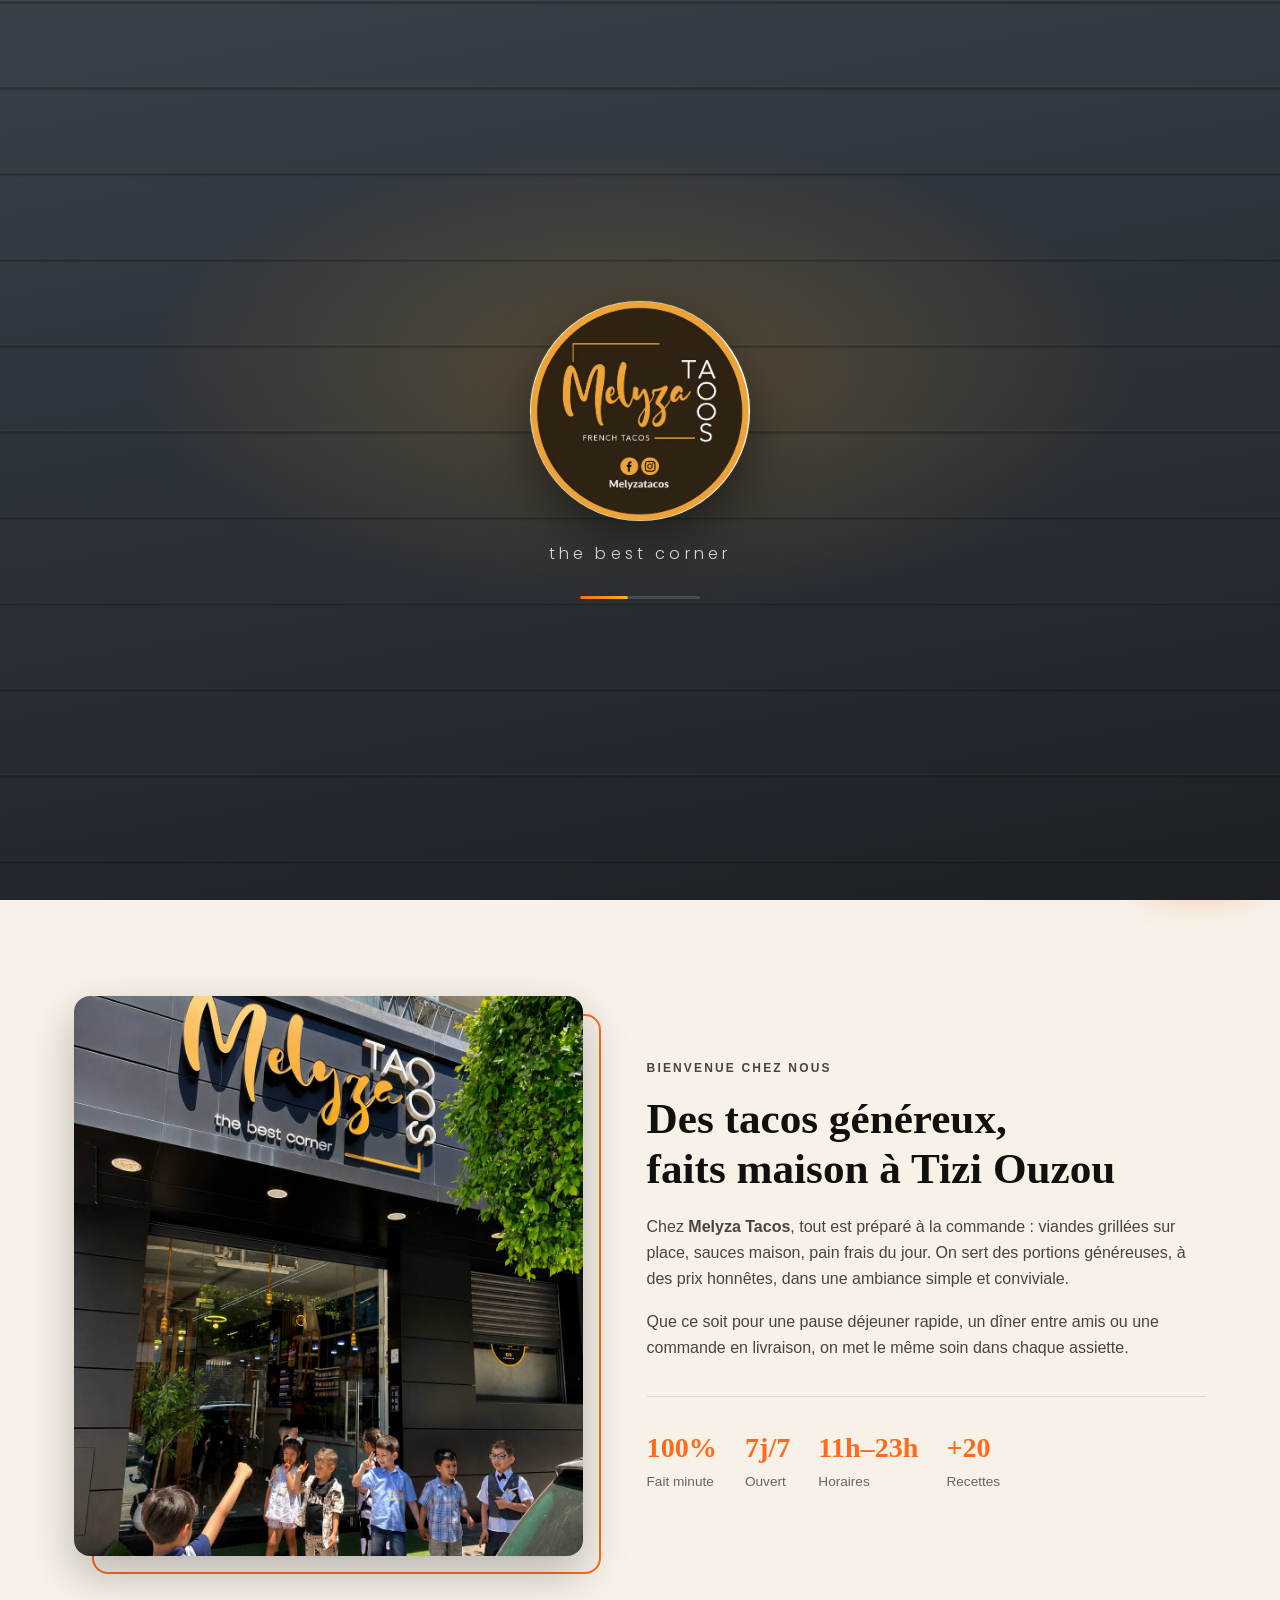
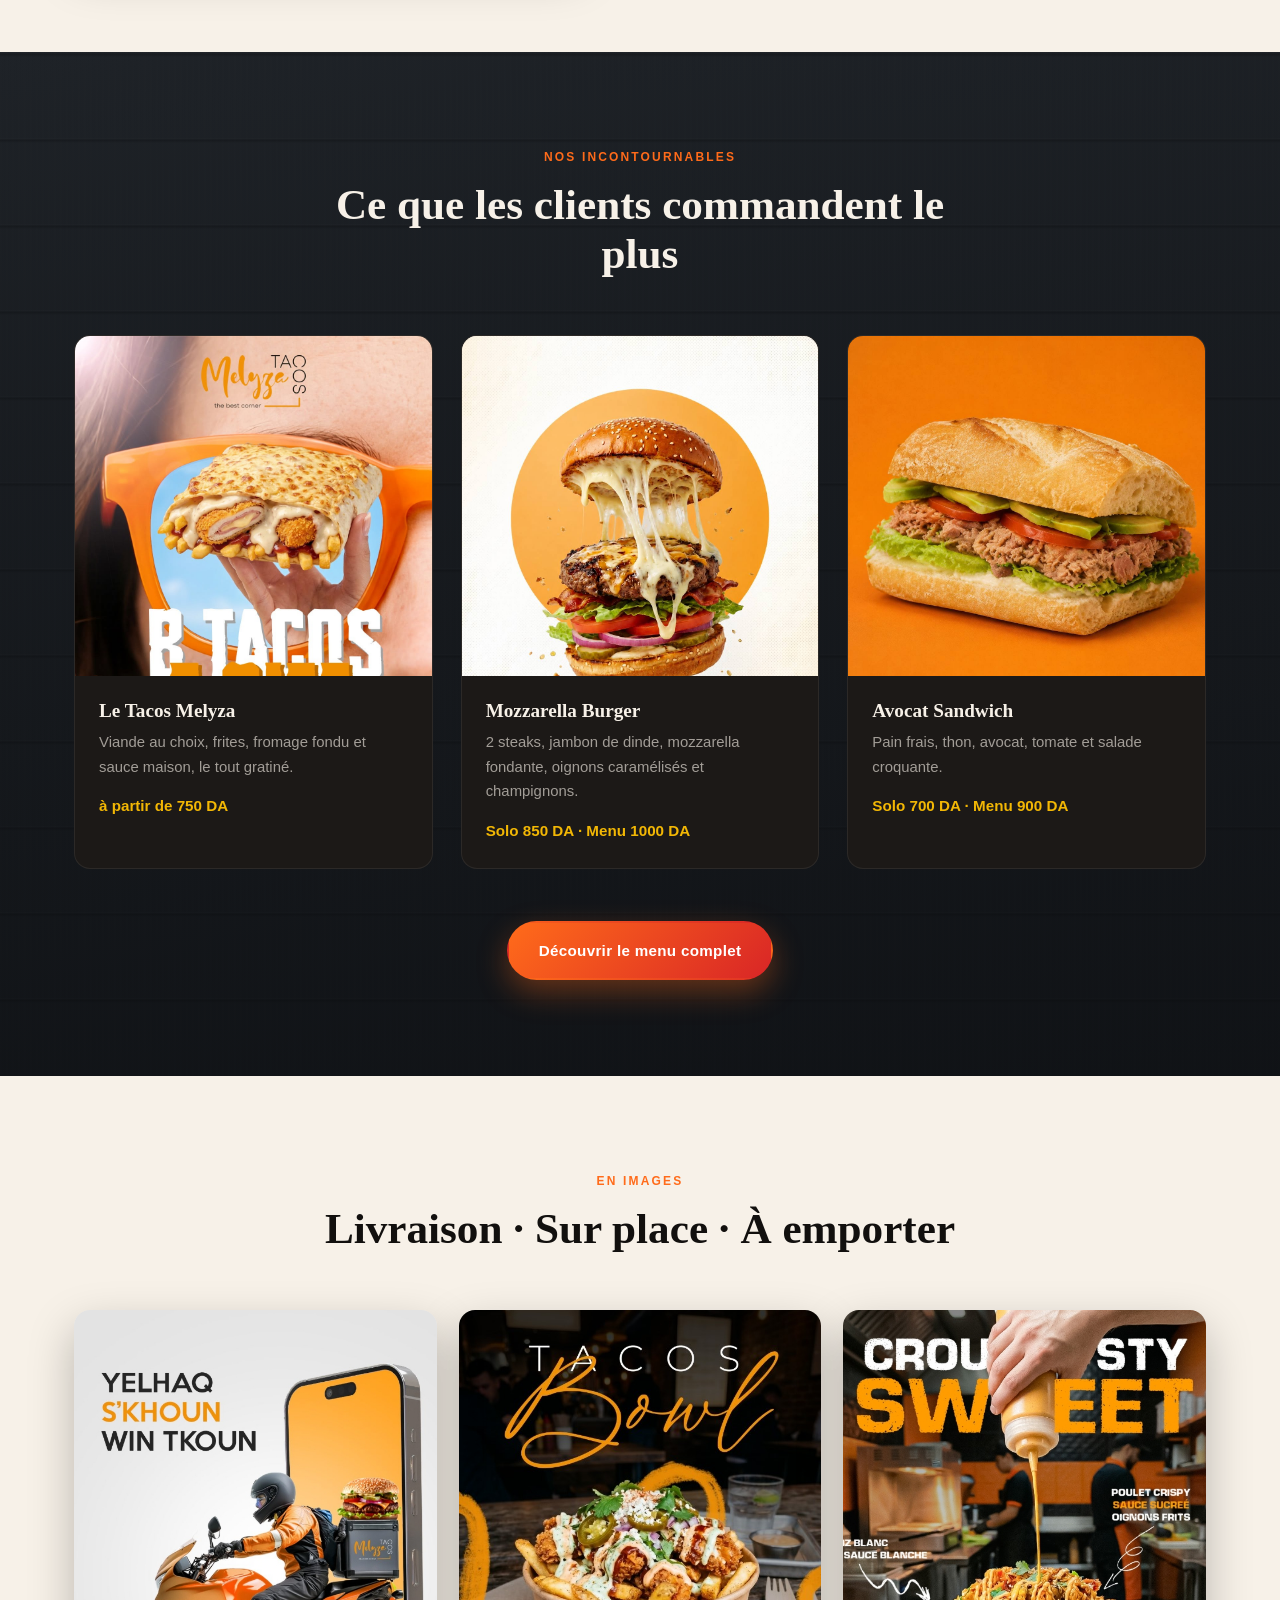
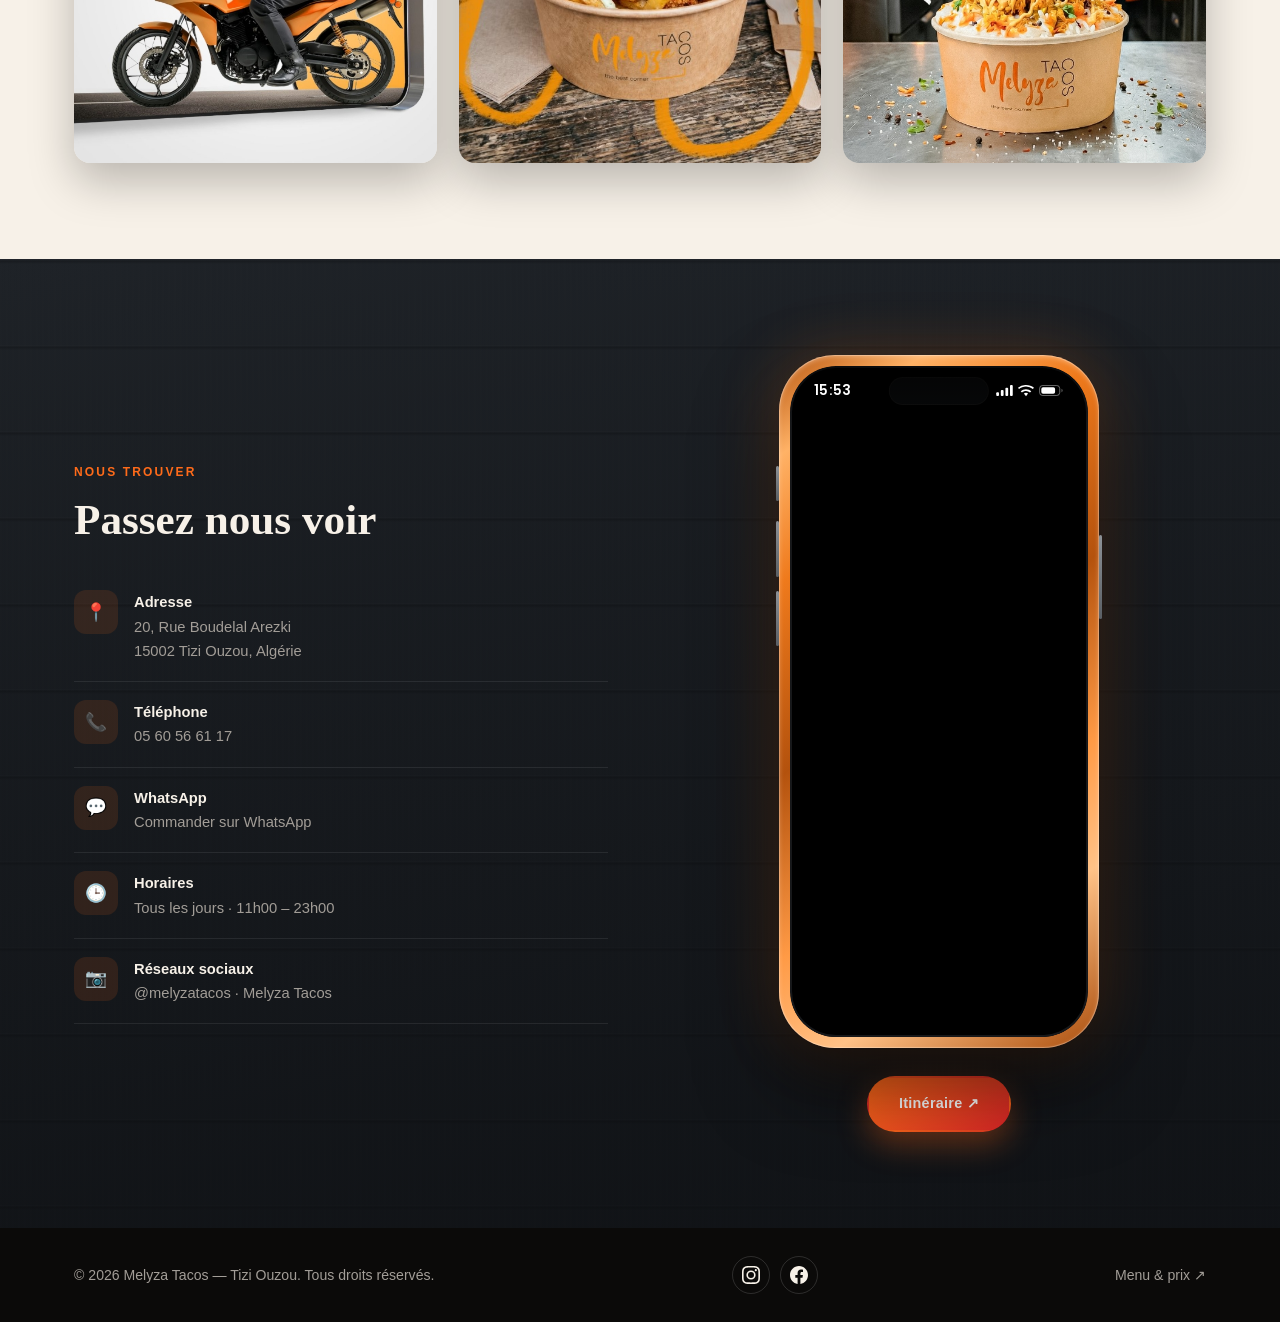
<file: index.html>
<!DOCTYPE html>
<html lang="fr">
<head>
  <meta charset="UTF-8" />
  <meta name="viewport" content="width=device-width, initial-scale=1.0, viewport-fit=cover" />
  <meta name="google-site-verification" content="4nA62mVxDcDIM3bIUqdWCvmlYPbk4pXf70CkCKeEwYs" />
  <title>Melyza Tacos Tizi Ouzou — Tacos, Burgers &amp; Livraison</title>
  <meta name="description" content="Melyza Tacos, le meilleur restaurant de tacos et burgers à Tizi Ouzou. French tacos, burgers, salades et desserts. Sur place, à emporter et livraison. Commandez sur WhatsApp !" />
  <meta name="keywords" content="tacos tizi ouzou, melyza tacos, restaurant tizi ouzou, french tacos, burger tizi ouzou, fast food tizi ouzou, livraison tacos, meliza tacos" />
  <link rel="canonical" href="https://melyzatacos.online/" />

  <!-- Partage sur les réseaux (Facebook, WhatsApp, Instagram) -->
  <meta property="og:type" content="restaurant" />
  <meta property="og:title" content="Melyza Tacos — Tizi Ouzou" />
  <meta property="og:description" content="Le meilleur des tacos et burgers à Tizi Ouzou. Commandez directement sur WhatsApp !" />
  <meta property="og:image" content="https://melyzatacos.online/images/menu-tacos.jpg" />
  <meta property="og:url" content="https://melyzatacos.online/" />
  <meta property="og:site_name" content="Melyza Tacos" />
  <meta property="og:locale" content="fr_FR" />
  <meta name="twitter:card" content="summary_large_image" />
  <meta name="twitter:title" content="Melyza Tacos — Tizi Ouzou" />
  <meta name="twitter:description" content="Le meilleur des tacos et burgers à Tizi Ouzou. Commandez sur WhatsApp !" />
  <meta name="twitter:image" content="https://melyzatacos.online/images/menu-tacos.jpg" />

  <!-- Application installable (PWA) -->
  <link rel="manifest" href="manifest.webmanifest" />
  <meta name="theme-color" content="#12100e" />
  <link rel="apple-touch-icon" href="images/icons/apple-touch-icon.png" />
  <meta name="apple-mobile-web-app-capable" content="yes" />
  <meta name="apple-mobile-web-app-status-bar-style" content="black" />
  <meta name="apple-mobile-web-app-title" content="Melyza Tacos" />
  <meta name="mobile-web-app-capable" content="yes" />

  <!-- Polices de l'enseigne : Pacifico = script "Melyza", Poppins = "TACOS" et le slogan -->
  <link rel="preconnect" href="https://fonts.googleapis.com" />
  <link rel="preconnect" href="https://fonts.gstatic.com" crossorigin />
  <link href="https://fonts.googleapis.com/css2?family=Pacifico&family=Poppins:wght@200;300;400;600&display=swap" rel="stylesheet" />

  <link rel="stylesheet" href="css/style.css" />

  <!-- Données structurées : aide Google à comprendre le restaurant -->
  <script type="application/ld+json">
  {
    "@context": "https://schema.org",
    "@type": "Restaurant",
    "name": "Melyza Tacos",
    "image": "https://melyzatacos.online/images/menu-tacos.jpg",
    "logo": "https://melyzatacos.online/images/logo.png",
    "url": "https://melyzatacos.online/",
    "telephone": "+213560566117",
    "servesCuisine": ["Tacos", "Fast food", "Burgers", "French tacos"],
    "priceRange": "DZD",
    "menu": "https://melyzatacos.online/menu.html",
    "acceptsReservations": "False",
    "address": {
      "@type": "PostalAddress",
      "streetAddress": "20, Rue Boudelal Arezki",
      "addressLocality": "Tizi Ouzou",
      "postalCode": "15002",
      "addressCountry": "DZ"
    },
    "geo": {
      "@type": "GeoCoordinates",
      "latitude": 36.713198,
      "longitude": 4.043767
    },
    "openingHoursSpecification": [{
      "@type": "OpeningHoursSpecification",
      "dayOfWeek": ["Monday","Tuesday","Wednesday","Thursday","Friday","Saturday","Sunday"],
      "opens": "11:00",
      "closes": "23:00"
    }],
    "sameAs": [
      "https://www.instagram.com/melyzatacos/",
      "https://www.facebook.com/MelyzaTacos"
    ]
  }
  </script>
</head>
<body>

  <!-- ===== INTRO / ÉCRAN D'OUVERTURE ===== -->
  <div class="intro" id="intro">
    <div class="intro__inner">
      <img src="images/logo.png" alt="Melyza Tacos" class="intro__logo" />
      <p class="intro__slogan">the best corner</p>
      <span class="intro__load"><i></i></span>
    </div>
  </div>

  <!-- ===== NAVIGATION ===== -->
  <header class="nav" id="nav">
    <div class="nav__inner">
      <a href="index.html" class="nav__logo">
        <img src="images/logo.png" alt="Logo Melyza Tacos" class="nav__logo-mark" />
        <span class="nav__logo-text">
          <span class="script">Melyza</span><span class="sans">Tacos</span>
        </span>
      </a>

      <nav class="nav__links" id="navLinks">
        <a href="#accueil">Accueil</a>
        <a href="#apropos">À propos</a>
        <a href="#galerie">Galerie</a>
        <a href="#contact">Contact</a>
        <button id="installApp" class="btn btn--sm btn--install" hidden>⬇ Installer l'app</button>
        <a href="menu.html" target="_blank" rel="noopener" class="btn btn--sm">Voir le menu</a>
      </nav>

      <button class="nav__burger" id="burger" aria-label="Ouvrir le menu">
        <span></span><span></span><span></span>
      </button>
    </div>
  </header>

  <!-- ===== BANNIÈRE / HERO ===== -->
  <section class="hero" id="accueil">
    <div class="hero__bg"></div>
    <div class="hero__overlay"></div>

    <div class="hero__content">
      <p class="hero__kicker">Tizi Ouzou · Algérie</p>
      <div class="hero__row">
        <div class="brand">
        <h1 class="hero__title">
          <span class="script">Melyza</span><span class="sans" aria-label="Tacos">
            <span class="sans__top">TAC</span>
            <span class="sans__side" aria-hidden="true">OS</span>
          </span>
        </h1>
        <p class="hero__slogan">the best corner</p>
        <span class="brand__bracket" aria-hidden="true"></span>
        </div>

        <img src="images/burger-cutout.png" alt="Mozzarella Burger Melyza" class="hero__food hero__food--burger" />
      </div>
      <p class="hero__tagline">Le goût qui fait la différence — tacos, burgers &amp; sandwichs préparés minute.</p>

      <div class="hero__actions">
        <a href="https://wa.me/213560566117?text=Bonjour%20Melyza%20Tacos%2C%20je%20voudrais%20passer%20une%20commande%20%3A"
           target="_blank" rel="noopener" class="btn btn--whatsapp">
          <svg viewBox="0 0 24 24" width="20" height="20" fill="currentColor" aria-hidden="true">
            <path d="M17.5 14.4c-.3-.15-1.77-.87-2.04-.97-.27-.1-.47-.15-.67.15-.2.3-.77.97-.94 1.17-.17.2-.35.22-.65.07-.3-.15-1.26-.46-2.4-1.48-.89-.79-1.49-1.77-1.66-2.07-.17-.3-.02-.46.13-.61.13-.13.3-.35.45-.52.15-.17.2-.3.3-.5.1-.2.05-.37-.02-.52-.08-.15-.67-1.62-.92-2.22-.24-.58-.49-.5-.67-.51l-.57-.01c-.2 0-.52.07-.8.37-.27.3-1.04 1.02-1.04 2.48 0 1.46 1.07 2.87 1.22 3.07.15.2 2.1 3.2 5.08 4.49.71.31 1.26.49 1.69.62.71.23 1.36.2 1.87.12.57-.08 1.77-.72 2.02-1.42.25-.7.25-1.29.17-1.42-.07-.13-.27-.2-.57-.35zM12.05 21.5h-.01a9.5 9.5 0 0 1-4.83-1.32l-.35-.2-3.59.94.96-3.5-.23-.36a9.45 9.45 0 0 1-1.45-5.04c0-5.23 4.26-9.48 9.5-9.48 2.54 0 4.92.99 6.71 2.78a9.4 9.4 0 0 1 2.78 6.71c0 5.23-4.26 9.48-9.5 9.48zm5.53-15A11.36 11.36 0 0 0 12.05.68C5.8.68.72 5.76.72 12a11.3 11.3 0 0 0 1.51 5.67L.6 23.6l6.07-1.59a11.34 11.34 0 0 0 5.38 1.37h.01c6.24 0 11.32-5.08 11.33-11.32a11.26 11.26 0 0 0-3.31-8z"/>
          </svg>
          Commander sur WhatsApp
        </a>
        <a href="menu.html" target="_blank" rel="noopener" class="btn btn--primary">
          Voir le menu &amp; les prix
        </a>
        <a href="tel:+213560566117" class="btn btn--ghost">Appeler&nbsp;: 05 60 56 61 17</a>
      </div>

      <ul class="hero__badges">
        <li>Sur place</li>
        <li>À emporter</li>
        <li>Livraison</li>
      </ul>
    </div>

    <a href="#apropos" class="hero__scroll" aria-label="Défiler vers le bas">
      <span></span>
    </a>
  </section>

  <!-- ===== À PROPOS ===== -->
  <section class="about section" id="apropos">
    <div class="container about__grid">
      <div class="about__media reveal">
        <img src="images/restaurant.jpg"
             alt="La devanture du restaurant Melyza Tacos à Tizi Ouzou"
             class="about__img" loading="lazy" />
      </div>

      <div class="about__text reveal">
        <p class="eyebrow">Bienvenue chez nous</p>
        <h2>Des tacos généreux,<br />faits maison à Tizi Ouzou</h2>
        <p>
          Chez <strong>Melyza Tacos</strong>, tout est préparé à la commande&nbsp;: viandes grillées
          sur place, sauces maison, pain frais du jour. On sert des portions généreuses,
          à des prix honnêtes, dans une ambiance simple et conviviale.
        </p>
        <p>
          Que ce soit pour une pause déjeuner rapide, un dîner entre amis ou une commande
          en livraison, on met le même soin dans chaque assiette.
        </p>

        <div class="about__stats">
          <div><strong>100%</strong><span>Fait minute</span></div>
          <div><strong>7j/7</strong><span>Ouvert</span></div>
          <div><strong>11h–23h</strong><span>Horaires</span></div>
          <div><strong>+20</strong><span>Recettes</span></div>
        </div>
      </div>
    </div>
  </section>

  <!-- ===== SPÉCIALITÉS (aperçu) ===== -->
  <section class="specials section section--dark">
    <div class="container">
      <div class="section__head reveal">
        <p class="eyebrow">Nos incontournables</p>
        <h2>Ce que les clients commandent le plus</h2>
      </div>

      <div class="cards">
        <article class="card reveal">
          <div class="card__media card__media--photo">
            <img src="images/tacos.jpg" alt="Tacos gratiné de Melyza Tacos" loading="lazy" />
          </div>
          <div class="card__body">
            <h3>Le Tacos Melyza</h3>
            <p>Viande au choix, frites, fromage fondu et sauce maison, le tout gratiné.</p>
            <span class="card__price">à partir de 750 DA</span>
          </div>
        </article>

        <article class="card reveal">
          <div class="card__media">
            <img src="images/burger.jpg" alt="Mozzarella Burger de Melyza Tacos" loading="lazy" />
          </div>
          <div class="card__body">
            <h3>Mozzarella Burger</h3>
            <p>2 steaks, jambon de dinde, mozzarella fondante, oignons caramélisés et champignons.</p>
            <span class="card__price">Solo 850 DA · Menu 1000 DA</span>
          </div>
        </article>

        <article class="card reveal">
          <div class="card__media card__media--photo">
            <img src="images/sandwich-avocat.jpg" alt="Avocat Sandwich de Melyza Tacos : thon, avocat, tomate et salade" loading="lazy" />
          </div>
          <div class="card__body">
            <h3>Avocat Sandwich</h3>
            <p>Pain frais, thon, avocat, tomate et salade croquante.</p>
            <span class="card__price">Solo 700 DA · Menu 900 DA</span>
          </div>
        </article>
      </div>

      <div class="specials__cta reveal">
        <a href="menu.html" target="_blank" rel="noopener" class="btn btn--primary">
          Découvrir le menu complet
        </a>
      </div>
    </div>
  </section>

  <!-- ===== GALERIE ===== -->
  <section class="gallery section" id="galerie">
    <div class="container">
      <div class="section__head reveal">
        <p class="eyebrow">En images</p>
        <h2>Livraison · Sur place · À emporter</h2>
      </div>

      <div class="gallery__grid">
        <figure class="gallery__item gallery__item--moto">
          <img src="images/galerie-3.jpg" alt="Livraison Melyza Tacos : yelhaq s'khoun win tkoun" />
          <span class="roue roue--avant" aria-hidden="true"></span>
          <span class="roue roue--arriere" aria-hidden="true"></span>
        </figure>
        <img src="images/galerie-2.jpg" alt="Tacos Bowl : poulet croustillant, frites et sauces"
             class="gallery__item" loading="lazy" />
        <img src="images/galerie-1.jpg" alt="Crousty Sweet : poulet crispy, sauce sucrée, oignons frits"
             class="gallery__item" loading="lazy" />
      </div>
    </div>
  </section>

  <!-- ===== CONTACT ===== -->
  <section class="contact section section--dark" id="contact">
    <div class="container contact__grid">
      <div class="reveal">
        <p class="eyebrow">Nous trouver</p>
        <h2>Passez nous voir</h2>

        <ul class="contact__list">
          <li>
            <span class="contact__ico">📍</span>
            <div>
              <strong>Adresse</strong>
              <p>
                <a href="https://maps.app.goo.gl/y1zvgCh4JE8hYhMJ9"
                   target="_blank" rel="noopener">
                  20, Rue Boudelal Arezki<br />15002 Tizi Ouzou, Algérie
                </a>
              </p>
            </div>
          </li>
          <li>
            <span class="contact__ico">📞</span>
            <div>
              <strong>Téléphone</strong>
              <p><a href="tel:+213560566117">05 60 56 61 17</a></p>
            </div>
          </li>
          <li>
            <span class="contact__ico">💬</span>
            <div>
              <strong>WhatsApp</strong>
              <p><a href="https://wa.me/213560566117?text=Bonjour%20Melyza%20Tacos%2C%20je%20voudrais%20passer%20une%20commande%20%3A" target="_blank" rel="noopener">Commander sur WhatsApp</a></p>
            </div>
          </li>
          <li>
            <span class="contact__ico">🕒</span>
            <div>
              <strong>Horaires</strong>
              <p>Tous les jours · 11h00 – 23h00</p>
            </div>
          </li>
          <li>
            <span class="contact__ico">📷</span>
            <div>
              <strong>Réseaux sociaux</strong>
              <p>
                <a href="https://www.instagram.com/melyzatacos/" target="_blank" rel="noopener">@melyzatacos</a>
                ·
                <a href="https://www.facebook.com/MelyzaTacos" target="_blank" rel="noopener">Melyza Tacos</a>
              </p>
            </div>
          </li>
        </ul>
      </div>

      <div class="contact__map reveal">
        <!-- Maquette iPhone 17 Pro Max : la carte s'affiche dans l'écran -->
        <div class="iphone">
          <span class="iphone__btn iphone__btn--action" aria-hidden="true"></span>
          <span class="iphone__btn iphone__btn--vol-haut" aria-hidden="true"></span>
          <span class="iphone__btn iphone__btn--vol-bas" aria-hidden="true"></span>
          <span class="iphone__btn iphone__btn--power" aria-hidden="true"></span>

          <div class="iphone__ecran">
            <iframe
              src="https://www.google.com/maps?q=Melyza+Tacos,36.713198,4.043767&amp;hl=fr&amp;z=18&amp;output=embed"
              title="Melyza Tacos — 20, Rue Boudelal Arezki, Tizi Ouzou"
              loading="lazy"
              referrerpolicy="no-referrer-when-downgrade"
              allowfullscreen></iframe>
            <!-- barre d'état : heure, réseau, wi-fi, batterie -->
            <div class="iphone__statut" aria-hidden="true">
              <span class="iphone__heure" id="heureIphone">12:30</span>
              <span class="iphone__icones">
                <!-- réseau -->
                <svg viewBox="0 0 18 12" width="17" height="11" fill="#fff">
                  <rect x="0"  y="8"   width="3" height="4"   rx="1" />
                  <rect x="5"  y="5.5" width="3" height="6.5" rx="1" />
                  <rect x="10" y="3"   width="3" height="9"   rx="1" />
                  <rect x="15" y="0"   width="3" height="12"  rx="1" />
                </svg>
                <!-- wi-fi -->
                <svg viewBox="0 0 16 12" width="16" height="12" fill="#fff">
                  <path d="M8 11.2 5.9 8.6a3.3 3.3 0 0 1 4.2 0L8 11.2z" />
                  <path d="M8 6.1c-1.5 0-2.9.5-4 1.5L2.7 6.2A7.7 7.7 0 0 1 8 4.2c2 0 3.9.7 5.3 2l-1.3 1.4a5.9 5.9 0 0 0-4-1.5z" />
                  <path d="M8 1.4c-2.7 0-5.2 1-7 2.7L0 2.8A11.9 11.9 0 0 1 8 0c3 0 5.9 1 8 2.8L14.9 4.1A10.3 10.3 0 0 0 8 1.4z" />
                </svg>
                <!-- batterie -->
                <svg viewBox="0 0 27 12" width="25" height="11">
                  <rect x="0.5" y="0.5" width="22" height="11" rx="3.4" fill="none" stroke="#fff" stroke-opacity=".45" />
                  <rect x="2.4" y="2.4" width="15" height="7.2" rx="1.9" fill="#fff" />
                  <path d="M24.5 4.2c1.4.5 1.4 3.1 0 3.6V4.2z" fill="#fff" fill-opacity=".45" />
                </svg>
              </span>
            </div>

            <span class="iphone__island" aria-hidden="true"></span>
            <span class="iphone__barre" aria-hidden="true"></span>
          </div>
        </div>

        <a class="contact__itineraire btn btn--primary"
           href="https://www.google.com/maps/dir/?api=1&amp;destination=36.713198,4.043767"
           target="_blank" rel="noopener">Itinéraire ↗</a>
      </div>
    </div>
  </section>

  <!-- ===== FOOTER ===== -->
  <footer class="footer">
    <div class="container footer__inner">
      <p>© <span id="year"></span> Melyza Tacos — Tizi Ouzou. Tous droits réservés.</p>

      <div class="socials">
        <a href="https://www.instagram.com/melyzatacos/" target="_blank" rel="noopener" aria-label="Instagram">
          <svg viewBox="0 0 24 24" width="18" height="18" fill="currentColor" aria-hidden="true">
            <path d="M12 2.16c3.2 0 3.58.01 4.85.07 1.17.05 1.8.25 2.23.41.56.22.96.48 1.38.9.42.42.68.82.9 1.38.16.42.36 1.06.41 2.23.06 1.27.07 1.65.07 4.85s-.01 3.58-.07 4.85c-.05 1.17-.25 1.8-.41 2.23-.22.56-.48.96-.9 1.38-.42.42-.82.68-1.38.9-.42.16-1.06.36-2.23.41-1.27.06-1.65.07-4.85.07s-3.58-.01-4.85-.07c-1.17-.05-1.8-.25-2.23-.41-.56-.22-.96-.48-1.38-.9-.42-.42-.68-.82-.9-1.38-.16-.42-.36-1.06-.41-2.23-.06-1.27-.07-1.65-.07-4.85s.01-3.58.07-4.85c.05-1.17.25-1.8.41-2.23.22-.56.48-.96.9-1.38.42-.42.82-.68 1.38-.9.42-.16 1.06-.36 2.23-.41 1.27-.06 1.65-.07 4.85-.07M12 0C8.74 0 8.33.01 7.05.07 5.78.13 4.9.33 4.14.63c-.79.3-1.46.72-2.12 1.39C1.35 2.68.93 3.35.63 4.14.33 4.9.13 5.78.07 7.05.01 8.33 0 8.74 0 12s.01 3.67.07 4.95c.06 1.27.26 2.15.56 2.91.3.79.72 1.46 1.39 2.12.66.67 1.33 1.09 2.12 1.39.76.3 1.64.5 2.91.56C8.33 23.99 8.74 24 12 24s3.67-.01 4.95-.07c1.27-.06 2.15-.26 2.91-.56.79-.3 1.46-.72 2.12-1.39.67-.66 1.09-1.33 1.39-2.12.3-.76.5-1.64.56-2.91.06-1.28.07-1.69.07-4.95s-.01-3.67-.07-4.95c-.06-1.27-.26-2.15-.56-2.91-.3-.79-.72-1.46-1.39-2.12C21.32 1.35 20.65.93 19.86.63c-.76-.3-1.64-.5-2.91-.56C15.67.01 15.26 0 12 0z"/>
            <path d="M12 5.84a6.16 6.16 0 100 12.32A6.16 6.16 0 0012 5.84zm0 10.16a4 4 0 110-8 4 4 0 010 8z"/>
            <circle cx="18.41" cy="5.59" r="1.44"/>
          </svg>
        </a>
        <a href="https://www.facebook.com/MelyzaTacos" target="_blank" rel="noopener" aria-label="Facebook">
          <svg viewBox="0 0 24 24" width="18" height="18" fill="currentColor" aria-hidden="true">
            <path d="M24 12.07C24 5.4 18.63 0 12 0S0 5.4 0 12.07C0 18.1 4.39 23.09 10.13 24v-8.44H7.08v-3.49h3.05V9.41c0-3.02 1.79-4.69 4.53-4.69 1.31 0 2.68.24 2.68.24v2.97h-1.51c-1.49 0-1.96.93-1.96 1.89v2.25h3.33l-.53 3.49h-2.8V24C19.61 23.09 24 18.1 24 12.07z"/>
          </svg>
        </a>
      </div>

      <a href="menu.html" target="_blank" rel="noopener">Menu &amp; prix ↗</a>
    </div>
  </footer>

  <!-- Bouton flottant menu -->
  <a href="menu.html" target="_blank" rel="noopener" class="fab" aria-label="Voir le menu">
    <img src="images/logo.png" alt="" class="fab__logo" />
    <span>Menu</span>
  </a>

  <!-- Guide d'installation sur iPhone -->
  <div class="guide" id="guideIOS" hidden>
    <div class="guide__card">
      <button class="guide__close" aria-label="Fermer">✕</button>
      <img src="images/icons/apple-touch-icon.png" alt="" class="guide__logo" />
      <h3>Installer l'app sur iPhone</h3>
      <p class="guide__intro">En 2 étapes, dans <strong>Safari</strong> :</p>
      <ol class="guide__etapes">
        <li>
          <span class="guide__num">1</span>
          <span>Appuyez sur le bouton <strong>Partager</strong>
            <svg viewBox="0 0 24 24" width="20" height="20" fill="none" stroke="#0a84ff" stroke-width="2" stroke-linecap="round" stroke-linejoin="round" aria-hidden="true">
              <path d="M12 15V3M12 3l-4 4M12 3l4 4"/>
              <path d="M4 12v7a1 1 0 0 0 1 1h14a1 1 0 0 0 1-1v-7"/>
            </svg>
            en bas de l'écran
          </span>
        </li>
        <li>
          <span class="guide__num">2</span>
          <span>Choisissez <strong>« Sur l'écran d'accueil »</strong>
            <svg viewBox="0 0 24 24" width="20" height="20" fill="none" stroke="#fff" stroke-width="2" stroke-linecap="round" stroke-linejoin="round" aria-hidden="true">
              <rect x="4" y="4" width="16" height="16" rx="4"/>
              <path d="M12 8v8M8 12h8"/>
            </svg>
          </span>
        </li>
      </ol>
      <p class="guide__note">⚠️ Cela ne fonctionne que dans <strong>Safari</strong> (pas Chrome ni Instagram).</p>
    </div>
  </div>

  <script src="js/main.js"></script>
</body>
</html>
</file>
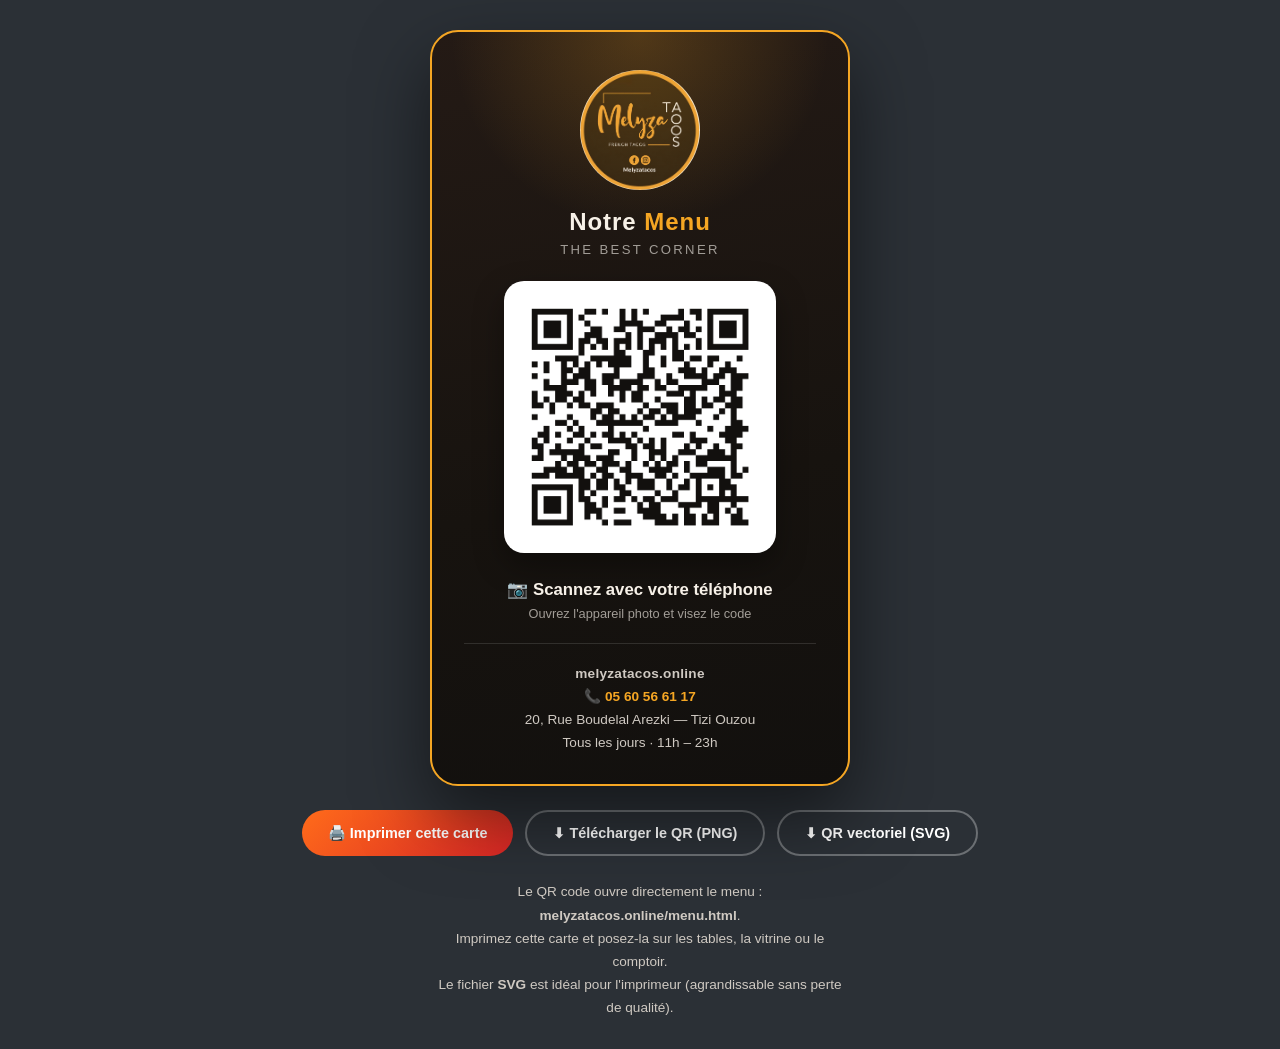
<file: qr-menu.html>
<!DOCTYPE html>
<html lang="fr">
<head>
  <meta charset="UTF-8" />
  <meta name="viewport" content="width=device-width, initial-scale=1.0" />
  <title>QR Code Menu — Melyza Tacos (à imprimer)</title>
  <link rel="apple-touch-icon" href="images/icons/apple-touch-icon.png" />
  <style>
    * { margin: 0; padding: 0; box-sizing: border-box; }

    body {
      font-family: "Poppins", "Segoe UI", Arial, sans-serif;
      background: #2b3036;
      display: flex;
      flex-direction: column;
      align-items: center;
      padding: 30px 16px;
      gap: 24px;
    }

    /* ----- La carte à imprimer ----- */
    .carte {
      width: 100%;
      max-width: 420px;
      background: linear-gradient(170deg, #241a15 0%, #17130f 60%, #12100e 100%);
      border-radius: 28px;
      padding: 38px 32px 30px;
      text-align: center;
      color: #f7f1e8;
      box-shadow: 0 30px 70px rgba(0, 0, 0, .5);
      border: 2px solid #f5a623;
      position: relative;
      overflow: hidden;
    }
    .carte::before {
      content: "";
      position: absolute;
      inset: 0;
      background: radial-gradient(ellipse 70% 40% at 50% 0%, rgba(245, 166, 35, .22), transparent 65%);
      pointer-events: none;
    }

    .logo { width: 120px; height: 120px; border-radius: 50%; margin: 0 auto 18px; display: block; }

    .titre {
      font-size: 1.5rem;
      font-weight: 700;
      letter-spacing: .04em;
      margin-bottom: 6px;
    }
    .titre span { color: #f5a623; }

    .sous-titre {
      font-size: .82rem;
      letter-spacing: .18em;
      text-transform: uppercase;
      color: #a29d97;
      margin-bottom: 24px;
    }

    /* ----- Le QR ----- */
    .qr-boite {
      background: #fff;
      border-radius: 20px;
      padding: 16px;
      display: inline-block;
      box-shadow: 0 12px 30px rgba(0, 0, 0, .35);
    }
    .qr-boite img { width: 240px; height: 240px; display: block; }

    .instruction {
      margin-top: 22px;
      font-size: 1.05rem;
      font-weight: 600;
    }
    .instruction small {
      display: block;
      margin-top: 6px;
      font-size: .8rem;
      font-weight: 400;
      color: #a29d97;
    }

    .infos {
      margin-top: 22px;
      padding-top: 18px;
      border-top: 1px solid rgba(255, 255, 255, .12);
      font-size: .85rem;
      line-height: 1.7;
      color: #cfc9c2;
    }
    .infos strong { color: #f5a623; }
    .site { font-weight: 700; letter-spacing: .02em; }

    /* ----- Boutons (écran uniquement) ----- */
    .actions { display: flex; gap: 12px; flex-wrap: wrap; justify-content: center; }
    .btn {
      padding: 13px 26px;
      border-radius: 999px;
      border: 0;
      font: inherit;
      font-weight: 700;
      font-size: .9rem;
      cursor: pointer;
      background: linear-gradient(135deg, #ff6b1a, #d92626);
      color: #fff;
      text-decoration: none;
      display: inline-block;
    }
    .btn--ghost { background: transparent; border: 2px solid rgba(255,255,255,.3); color: #fff; }
    .aide {
      max-width: 420px;
      color: #cfc9c2;
      font-size: .85rem;
      line-height: 1.7;
      text-align: center;
    }

    /* ----- Impression ----- */
    @media print {
      body { background: #fff; padding: 0; display: block; }
      .actions, .aide { display: none !important; }
      .carte {
        max-width: 100%;
        box-shadow: none;
        border-radius: 0;
        page-break-inside: avoid;
        margin: 0 auto;
      }
    }
  </style>
</head>
<body>

  <div class="carte">
    <img src="images/logo.png" alt="Melyza Tacos" class="logo" />

    <p class="titre">Notre <span>Menu</span></p>
    <p class="sous-titre">the best corner</p>

    <div class="qr-boite">
      <img src="images/qr-menu.png" alt="QR code du menu Melyza Tacos" />
    </div>

    <p class="instruction">
      📷 Scannez avec votre téléphone
      <small>Ouvrez l'appareil photo et visez le code</small>
    </p>

    <div class="infos">
      <span class="site">melyzatacos.online</span><br />
      📞 <strong>05 60 56 61 17</strong><br />
      20, Rue Boudelal Arezki — Tizi Ouzou<br />
      Tous les jours · 11h – 23h
    </div>
  </div>

  <div class="actions">
    <button class="btn" onclick="window.print()">🖨️ Imprimer cette carte</button>
    <a class="btn btn--ghost" href="images/qr-menu.png" download>⬇ Télécharger le QR (PNG)</a>
    <a class="btn btn--ghost" href="images/qr-menu.svg" download>⬇ QR vectoriel (SVG)</a>
  </div>

  <p class="aide">
    Le QR code ouvre directement le menu : <strong>melyzatacos.online/menu.html</strong>.<br />
    Imprimez cette carte et posez-la sur les tables, la vitrine ou le comptoir.<br />
    Le fichier <strong>SVG</strong> est idéal pour l'imprimeur (agrandissable sans perte de qualité).
  </p>

</body>
</html>
</file>
<file: css/style.css>
/* =========================================================
   MELYZA TACOS — Feuille de style
   Palette : noir charbon / orange braise / crème
   ========================================================= */

:root {
  --noir: #12100e;
  --noir-2: #1c1917;
  --noir-3: #262220;
  --creme: #f7f1e8;
  --creme-2: #ffffff;
  --orange: #ff6b1a;
  --orange-2: #ff8f3f;
  --rouge: #d92626;
  --or: #f2b705;
  --gris: #a29d97;

  --radius: 16px;
  --radius-sm: 10px;
  --shadow: 0 18px 45px rgba(0, 0, 0, .25);
  --font: "Segoe UI", "Helvetica Neue", Arial, sans-serif;
  --font-title: "Georgia", "Times New Roman", serif;
  --max: 1180px;
  --ease: cubic-bezier(.22, 1, .36, 1);
}

* { margin: 0; padding: 0; box-sizing: border-box; }

html { scroll-behavior: smooth; }

body {
  font-family: var(--font);
  background: var(--creme);
  color: var(--noir);
  line-height: 1.65;
  -webkit-font-smoothing: antialiased;
  overflow-x: hidden;
}

img { max-width: 100%; display: block; }
a { color: inherit; text-decoration: none; }

.container { width: 100%; max-width: var(--max); margin: 0 auto; padding: 0 24px; }

.section { padding: 96px 0; }
.section--dark { background: var(--noir); color: var(--creme); }

.section__head { text-align: center; max-width: 640px; margin: 0 auto 56px; }

.eyebrow {
  text-transform: uppercase;
  letter-spacing: .18em;
  font-size: .75rem;
  font-weight: 700;
  color: var(--orange);
  margin-bottom: 12px;
}

h1, h2, h3 { font-family: var(--font-title); line-height: 1.15; font-weight: 700; }
h2 { font-size: clamp(1.8rem, 4vw, 2.7rem); }
h3 { font-size: 1.2rem; }

/* ---------- Placeholders photo (à remplacer par de vraies images) ---------- */
.ph {
  position: relative;
  background:
    repeating-linear-gradient(45deg, rgba(255, 107, 26, .06) 0 12px, transparent 12px 24px),
    linear-gradient(135deg, var(--noir-2), var(--noir-3));
  border: 1px dashed rgba(255, 107, 26, .35);
  border-radius: var(--radius);
  min-height: 240px;
  display: flex;
  align-items: center;
  justify-content: center;
  overflow: hidden;
}
.ph::after {
  content: attr(data-label);
  font-size: .82rem;
  letter-spacing: .1em;
  text-transform: uppercase;
  color: var(--gris);
  text-align: center;
  padding: 0 16px;
}
.ph--tall { min-height: 460px; }
.ph--map { min-height: 340px; }

/* ---------- Boutons ---------- */
.btn {
  display: inline-flex;
  align-items: center;
  justify-content: center;
  gap: 8px;
  padding: 15px 30px;
  border-radius: 999px;
  font-weight: 700;
  font-size: .95rem;
  letter-spacing: .02em;
  cursor: pointer;
  border: 2px solid transparent;
  transition: transform .35s var(--ease), box-shadow .35s var(--ease), background .3s, color .3s;
  white-space: nowrap;
}
.btn--primary {
  background: linear-gradient(135deg, var(--orange), var(--rouge));
  color: #fff;
  box-shadow: 0 12px 30px rgba(255, 107, 26, .35);
}
.btn--primary:hover { transform: translateY(-3px); box-shadow: 0 18px 40px rgba(255, 107, 26, .45); }
.btn--ghost { border-color: rgba(255, 255, 255, .35); color: #fff; backdrop-filter: blur(4px); }
.btn--ghost:hover { background: #fff; color: var(--noir); }
.btn--sm { padding: 10px 20px; font-size: .85rem; background: var(--orange); color: #fff; }
.btn--sm:hover { background: var(--rouge); }
/* Bouton "Installer l'app" (visible seulement si l'installation est possible) */
.btn--install {
  background: transparent;
  border: 1.5px solid var(--orange);
  color: var(--orange);
  cursor: pointer;
  font: inherit;
  font-size: .85rem;
  font-weight: 700;
}
.btn--install:hover { background: var(--orange); color: #fff; }

/* =========================================================
   INTRO / ÉCRAN D'OUVERTURE
   ========================================================= */
.intro {
  position: fixed;
  inset: 0;
  z-index: 500;
  display: grid;
  place-items: center;
  /* même bardage que la bannière */
  background:
    repeating-linear-gradient(
      180deg,
      rgba(255, 255, 255, .035) 0px,
      rgba(255, 255, 255, .015) 1px,
      rgba(0, 0, 0, .28) 2px,
      rgba(0, 0, 0, .10) 4px,
      transparent 5px,
      transparent 86px
    ),
    radial-gradient(ellipse 60% 40% at 50% 42%, rgba(245, 166, 35, .22), transparent 65%),
    linear-gradient(170deg, #3a4149 0%, #2f353c 35%, #262b31 70%, #1c2025 100%);
  transition: opacity .7s ease, visibility .7s;
}
.intro.is-hidden { opacity: 0; visibility: hidden; pointer-events: none; }

.intro__inner { text-align: center; padding: 24px; }

.intro__logo {
  width: clamp(150px, 42vw, 220px);
  height: auto;
  border-radius: 50%;
  box-shadow: 0 20px 55px rgba(0, 0, 0, .5), 0 0 0 1px rgba(255, 255, 255, .08);
  animation:
    introLogo 1s var(--ease) both,
    introFlotte 3s 1s ease-in-out infinite;
}
.intro__slogan {
  margin-top: 20px;
  font-family: 'Poppins', var(--font);
  font-weight: 300;
  letter-spacing: .26em;
  font-size: clamp(.8rem, 2vw, 1rem);
  color: rgba(255, 255, 255, .8);
  text-transform: lowercase;
  animation: introFade 1s .5s both;
}
.intro__load {
  display: block;
  width: 120px;
  height: 3px;
  margin: 28px auto 0;
  border-radius: 999px;
  background: rgba(255, 255, 255, .14);
  overflow: hidden;
  animation: introFade .6s .7s both;
}
.intro__load i {
  display: block;
  height: 100%;
  width: 40%;
  border-radius: 999px;
  background: linear-gradient(90deg, var(--orange), var(--or));
  animation: introBarre 1.6s .8s ease-in-out infinite;
}

@keyframes introLogo {
  from { opacity: 0; transform: scale(.6) translateY(10px); }
  to   { opacity: 1; transform: scale(1) translateY(0); }
}
@keyframes introFlotte {
  0%, 100% { transform: translateY(0); }
  50%      { transform: translateY(-10px); }
}
@keyframes introFade { from { opacity: 0; } to { opacity: 1; } }
@keyframes introBarre {
  0%   { transform: translateX(-120%); }
  50%  { transform: translateX(120%); }
  100% { transform: translateX(320%); }
}
@media (prefers-reduced-motion: reduce) {
  .intro__logo, .intro__slogan, .intro__load, .intro__load i { animation: none; }
}

/* Guide d'installation iPhone */
.guide {
  position: fixed; inset: 0; z-index: 300;
  background: rgba(6, 5, 4, .85);
  backdrop-filter: blur(5px);
  display: grid; place-items: center;
  padding: 24px;
  animation: fadeIn .25s ease;
}
.guide[hidden] { display: none; }
.guide__card {
  position: relative;
  width: 100%;
  max-width: 380px;
  background: linear-gradient(180deg, #24201d, #17140f);
  border: 1px solid rgba(255, 255, 255, .1);
  border-radius: 22px;
  padding: 30px 26px 26px;
  text-align: center;
  box-shadow: 0 30px 70px rgba(0, 0, 0, .6);
  animation: fadeUp .4s var(--ease) both;
}
.guide__close {
  position: absolute; top: 14px; right: 14px;
  width: 34px; height: 34px;
  border-radius: 50%;
  border: 1px solid rgba(255, 255, 255, .18);
  background: rgba(255, 255, 255, .06);
  color: #fff; font-size: .9rem; cursor: pointer;
  transition: background .2s, transform .2s;
}
.guide__close:hover { background: var(--orange); transform: rotate(90deg); }
.guide__logo { width: 68px; height: 68px; border-radius: 18px; margin: 0 auto 14px; box-shadow: var(--shadow); }
.guide__card h3 { color: #fff; font-size: 1.35rem; margin-bottom: 6px; }
.guide__intro { color: var(--gris); font-size: .9rem; margin-bottom: 20px; }
.guide__etapes { list-style: none; text-align: left; display: flex; flex-direction: column; gap: 14px; }
.guide__etapes li {
  display: flex; align-items: center; gap: 12px;
  color: var(--creme); font-size: .95rem; line-height: 1.4;
}
.guide__etapes li span:last-child { display: inline-flex; align-items: center; gap: 6px; flex-wrap: wrap; }
.guide__etapes svg { vertical-align: middle; flex: 0 0 auto; }
.guide__num {
  flex: 0 0 auto;
  width: 30px; height: 30px;
  display: grid; place-items: center;
  border-radius: 50%;
  background: linear-gradient(135deg, var(--orange), var(--rouge));
  color: #fff; font-weight: 700; font-size: .95rem;
}
.guide__note {
  margin-top: 20px; padding-top: 16px;
  border-top: 1px solid rgba(255, 255, 255, .1);
  color: var(--gris); font-size: .82rem;
}

/* Bouton WhatsApp (vert de la marque WhatsApp) */
.btn--whatsapp {
  background: linear-gradient(135deg, #25d366, #128c4b);
  color: #fff;
  box-shadow: 0 12px 30px rgba(37, 211, 102, .35);
}
.btn--whatsapp:hover { transform: translateY(-3px); box-shadow: 0 18px 40px rgba(37, 211, 102, .45); }
.btn--whatsapp svg { flex: 0 0 auto; }

/* =========================================================
   NAVIGATION
   ========================================================= */
.nav {
  position: fixed;
  inset: 0 0 auto 0;
  z-index: 100;
  transition: background .4s, box-shadow .4s, padding .4s;
  padding: 18px 0;
}
.nav.is-scrolled {
  background: rgba(18, 16, 14, .92);
  backdrop-filter: blur(10px);
  box-shadow: 0 6px 24px rgba(0, 0, 0, .25);
  padding: 10px 0;
}
.nav__inner {
  max-width: var(--max);
  margin: 0 auto;
  padding: 0 24px;
  display: flex;
  align-items: center;
  justify-content: space-between;
}
.nav__logo { display: flex; align-items: center; gap: 10px; }
/* Logo rond du restaurant : rotation continue */
.nav__logo-mark {
  width: 44px; height: 44px;
  border-radius: 50%;
  object-fit: cover;
  box-shadow: 0 4px 14px rgba(0, 0, 0, .35);
  animation: tourne 14s linear infinite;
}
.nav__logo:hover .nav__logo-mark { animation-duration: 4s; }

@keyframes tourne {
  from { transform: rotate(0deg); }
  to   { transform: rotate(360deg); }
}
/* Logo de la barre de navigation, dans le même esprit que l'enseigne */
.nav__logo-text { display: flex; align-items: baseline; gap: 6px; }
.nav__logo-text .script {
  font-family: 'Pacifico', cursive;
  font-size: 1.5rem;
  line-height: 1.2;
  color: #f5a623;
}
.nav__logo-text .sans {
  font-family: 'Poppins', var(--font);
  font-weight: 300;
  font-size: .78rem;
  letter-spacing: .18em;
  text-transform: uppercase;
  color: #fff;
}

.nav__links { display: flex; align-items: center; gap: 28px; }
.nav__links a { color: #fff; font-size: .95rem; font-weight: 600; position: relative; }
.nav__links a:not(.btn)::after {
  content: "";
  position: absolute; left: 0; bottom: -6px;
  width: 0; height: 2px; background: var(--orange);
  transition: width .3s var(--ease);
}
.nav__links a:not(.btn):hover::after { width: 100%; }

.nav__burger { display: none; background: none; border: 0; cursor: pointer; padding: 8px; }
.nav__burger span {
  display: block; width: 26px; height: 2px; background: #fff;
  margin: 5px 0; transition: transform .3s, opacity .3s;
}
.nav__burger.is-open span:nth-child(1) { transform: translateY(7px) rotate(45deg); }
.nav__burger.is-open span:nth-child(2) { opacity: 0; }
.nav__burger.is-open span:nth-child(3) { transform: translateY(-7px) rotate(-45deg); }

/* =========================================================
   HERO / BANNIÈRE
   ========================================================= */
.hero {
  position: relative;
  min-height: 100vh;
  display: flex;
  align-items: center;
  justify-content: center;
  text-align: center;
  color: #fff;
  overflow: hidden;
}
/* Fond repris de la façade : bardage anthracite en panneaux horizontaux */
.hero__bg {
  position: absolute; inset: 0;
  background:
    /* joints entre les panneaux */
    repeating-linear-gradient(
      180deg,
      rgba(255, 255, 255, .035) 0px,
      rgba(255, 255, 255, .015) 1px,
      rgba(0, 0, 0, .28) 2px,
      rgba(0, 0, 0, .10) 4px,
      transparent 5px,
      transparent 86px
    ),
    /* légère texture métal brossé */
    repeating-linear-gradient(
      90deg,
      rgba(255, 255, 255, .012) 0px,
      transparent 2px,
      transparent 6px
    ),
    /* reflet chaud de l'éclairage de l'enseigne */
    radial-gradient(ellipse 70% 45% at 50% 22%, rgba(245, 166, 35, .16), transparent 65%),
    /* teinte des panneaux : gris ardoise froid */
    linear-gradient(170deg, #3a4149 0%, #2f353c 35%, #262b31 70%, #1c2025 100%);
  animation: heroZoom 26s ease-in-out infinite alternate;
}
@keyframes heroZoom { from { transform: scale(1); } to { transform: scale(1.05); } }

/* Assombrissement des bords, comme l'ombre du auvent sur la façade */
.hero__overlay {
  position: absolute; inset: 0;
  background:
    radial-gradient(ellipse 90% 70% at 50% 45%, transparent 30%, rgba(12, 14, 17, .55) 100%),
    linear-gradient(180deg, rgba(12, 14, 17, .55), rgba(12, 14, 17, .25) 45%, rgba(18, 16, 14, .92));
}

.hero__content { position: relative; z-index: 2; padding: 120px 24px 100px; max-width: 820px; }

.hero__kicker {
  text-transform: uppercase;
  letter-spacing: .3em;
  font-size: .78rem;
  font-weight: 700;
  color: var(--or);
  margin-bottom: 18px;
  animation: fadeUp .9s var(--ease) both;
}
/* Titre repris de l'enseigne : "Melyza" manuscrit doré + "TACOS" en capitales fines */
.hero__title {
  display: flex;
  align-items: flex-start;
  justify-content: center;
  gap: .04em;
  margin-bottom: 4px;
  animation: fadeUp .9s .1s var(--ease) both;
}
.hero__title .script {
  font-family: 'Pacifico', cursive;
  font-weight: 400;
  font-size: clamp(3.2rem, 10vw, 6.4rem);
  line-height: 1.05;
  padding-right: .08em;
  color: #f5a623;
  filter: drop-shadow(0 6px 18px rgba(245, 166, 35, .28));
}
/* "TACOS" plié en angle comme sur l'enseigne : TAC à l'horizontale, OS à la verticale */
.hero__title .sans {
  display: inline-flex;
  flex-direction: column;
  align-items: flex-end;
  font-family: 'Poppins', var(--font);
  font-weight: 300;
  font-size: clamp(1.3rem, 3.6vw, 2.4rem);
  text-transform: uppercase;
  color: #fff;
  line-height: 1;
  margin-left: -.15em;
}
.hero__title .sans__top { letter-spacing: .12em; padding-left: .12em; }
.hero__title .sans__side {
  writing-mode: vertical-rl;
  letter-spacing: .12em;
  margin-top: .1em;
  padding-right: .06em;
}
/* Ligne du haut : tacos à gauche, nom au centre, burger à droite */
.hero__row {
  display: flex;
  align-items: center;
  justify-content: center;
  gap: clamp(4px, 2vw, 28px);
}
.hero__food {
  flex: 0 0 auto;
  filter: drop-shadow(0 22px 32px rgba(0, 0, 0, .45));
}
/* Burger : flottement + léger balancement (l'effet "gif" animé) */
.hero__food--burger {
  width: clamp(115px, 16vw, 235px);
  animation: fadeUp 1s .5s var(--ease) both, flotteDroite 4.2s 1.5s ease-in-out infinite;
}
@keyframes flotteDroite {
  0%, 100% { transform: translateY(0) rotate(3deg) scale(1); }
  50%      { transform: translateY(-20px) rotate(-3deg) scale(1.04); }
}

/* Bloc logo : titre + slogan + l'équerre orange de l'enseigne */
.brand {
  display: inline-block;
  position: relative;
  animation: fadeUp .9s .1s var(--ease) both;
}
.hero__slogan {
  font-family: 'Poppins', var(--font);
  font-weight: 200;
  font-size: clamp(.82rem, 1.8vw, 1.05rem);
  letter-spacing: .22em;
  color: rgba(255, 255, 255, .75);
  text-align: left;
  padding-left: .5em;
  margin: 2px 0 0;
}
/* Trait doré : file sous le slogan, puis remonte à la verticale jusqu'au S de TACOS */
.brand__bracket {
  position: absolute;
  right: 0;
  bottom: -14px;
  width: 74%;
  height: clamp(40px, 8vw, 78px);
  border-bottom: 3px solid #f5a623;
  border-right: 3px solid #f5a623;
  border-bottom-right-radius: 3px;
  pointer-events: none;
  z-index: -1;
}
.brand { margin-bottom: 34px; }
.hero__tagline {
  font-size: clamp(1rem, 2.2vw, 1.25rem);
  color: rgba(255, 255, 255, .82);
  max-width: 560px;
  margin: 0 auto 36px;
  animation: fadeUp .9s .2s var(--ease) both;
}
.hero__actions {
  display: flex; gap: 16px; justify-content: center; flex-wrap: wrap;
  animation: fadeUp .9s .3s var(--ease) both;
}
.hero__badges {
  list-style: none;
  display: flex; gap: 12px; justify-content: center; flex-wrap: wrap;
  margin-top: 40px;
  animation: fadeUp .9s .4s var(--ease) both;
}
.hero__badges li {
  padding: 7px 18px;
  border: 1px solid rgba(255, 255, 255, .25);
  border-radius: 999px;
  font-size: .82rem;
  font-weight: 600;
  letter-spacing: .04em;
  background: rgba(255, 255, 255, .06);
}

.hero__scroll {
  position: absolute; bottom: 30px; left: 50%; transform: translateX(-50%);
  width: 26px; height: 44px;
  border: 2px solid rgba(255, 255, 255, .45);
  border-radius: 999px;
  z-index: 2;
}
.hero__scroll span {
  position: absolute; left: 50%; top: 9px;
  width: 4px; height: 8px; margin-left: -2px;
  background: #fff; border-radius: 2px;
  animation: scrollDot 1.6s infinite;
}
@keyframes scrollDot { 0% { opacity: 0; transform: translateY(0); } 40% { opacity: 1; } 80% { opacity: 0; transform: translateY(16px); } 100% { opacity: 0; } }
@keyframes fadeUp { from { opacity: 0; transform: translateY(28px); } to { opacity: 1; transform: none; } }

/* =========================================================
   À PROPOS
   ========================================================= */
.about__grid {
  display: grid;
  grid-template-columns: 1fr 1.1fr;
  gap: 64px;
  align-items: center;
}
.about__media { position: relative; }
.about__img {
  width: 100%;
  height: 560px;
  object-fit: cover;
  object-position: center 35%;
  border-radius: var(--radius);
  box-shadow: var(--shadow);
}
.about__media::after {
  content: "";
  position: absolute;
  inset: 18px -18px -18px 18px;
  border: 2px solid var(--orange);
  border-radius: var(--radius);
  z-index: -1;
}
.about__text h2 { margin-bottom: 20px; }
.about__text p { margin-bottom: 16px; color: #4a443f; }
.about__stats {
  display: flex; flex-wrap: wrap; gap: 28px; margin-top: 34px;
  padding-top: 28px; border-top: 1px solid rgba(0, 0, 0, .1);
}
.about__stats div { display: flex; flex-direction: column; }
.about__stats strong {
  font-family: var(--font-title);
  font-size: clamp(1.4rem, 2.2vw, 1.9rem);
  color: var(--orange);
  white-space: nowrap;
}
.about__stats span { font-size: .85rem; color: #6b645e; }

/* =========================================================
   SPÉCIALITÉS
   ========================================================= */
/* Nos incontournables et Contact : même fond que la bannière (le bardage de la façade) */
.specials,
.contact {
  position: relative;
  background:
    repeating-linear-gradient(
      180deg,
      rgba(255, 255, 255, .035) 0px,
      rgba(255, 255, 255, .015) 1px,
      rgba(0, 0, 0, .28) 2px,
      rgba(0, 0, 0, .10) 4px,
      transparent 5px,
      transparent 86px
    ),
    repeating-linear-gradient(
      90deg,
      rgba(255, 255, 255, .012) 0px,
      transparent 2px,
      transparent 6px
    ),
    linear-gradient(170deg, #3a4149 0%, #2f353c 35%, #262b31 70%, #1c2025 100%);
}
/* voile sombre : les cartes, les titres et le téléphone restent bien lisibles */
.specials::before,
.contact::before {
  content: "";
  position: absolute;
  inset: 0;
  background: linear-gradient(180deg, rgba(12, 14, 17, .6), rgba(12, 14, 17, .75));
  pointer-events: none;
}
.specials > *,
.contact > * { position: relative; z-index: 1; }

.cards { display: grid; grid-template-columns: repeat(3, 1fr); gap: 28px; }
.card {
  background: var(--noir-2);
  border: 1px solid rgba(255, 255, 255, .07);
  border-radius: var(--radius);
  overflow: hidden;
  transition: transform .45s var(--ease), border-color .3s;
}
.card:hover { transform: translateY(-8px); border-color: rgba(255, 107, 26, .5); }
.card__img { border: 0; border-radius: 0; min-height: 210px; }
/* Visuel produit : le cadre rogne le vide autour du plat, sans jamais déborder sur le texte */
.card__media {
  height: 340px;
  overflow: hidden;
  background: #faf4ea;
  display: grid;
  place-items: center;
}
.card__media img {
  width: 100%;
  height: 100%;
  object-fit: contain;
}
/* Photo pleine image (pas un visuel détouré) : on remplit tout le cadre */
.card__media--photo { background: var(--noir-3); }
.card__media--photo img { object-fit: cover; object-position: center 32%; }
.card__body { padding: 24px; }
.card__body h3 { margin-bottom: 8px; }
.card__body p { color: var(--gris); font-size: .93rem; margin-bottom: 14px; }
.card__price { color: var(--or); font-weight: 700; font-size: .95rem; }
.specials__cta { text-align: center; margin-top: 52px; }

/* =========================================================
   GALERIE
   ========================================================= */
/* Cadres au format portrait 4:5, comme les photos : rien n'est coupé */
.gallery__grid {
  display: grid;
  grid-template-columns: repeat(3, 1fr);
  gap: 22px;
}
.gallery__item {
  aspect-ratio: 4 / 5;
  width: 100%;
  object-fit: cover;
  border-radius: var(--radius);
  box-shadow: var(--shadow);
  transition: transform .5s var(--ease);
  cursor: pointer;
}
.gallery__item:hover { transform: translateY(-6px) scale(1.02); }

/* Photo du livreur : les deux roues sont des disques découpés dans la photo,
   posés exactement sur les roues et pivotés au fil du défilement. */
.gallery__item--moto { position: relative; overflow: hidden; margin: 0; padding: 0; }
.gallery__item--moto img {
  display: block;
  width: 100%;
  height: 100%;
  object-fit: cover;
}
.roue {
  position: absolute;
  border-radius: 50%;
  aspect-ratio: 1;
  background-image: url('../images/galerie-3.jpg');
  background-repeat: no-repeat;
  transform: translate(-50%, -50%) rotate(var(--tour, 0deg));
  will-change: transform;
  /* Seule la couronne du pneu tourne : le centre (jante, rayons, disque de frein)
     reste fixe et laisse voir la photo d'origine en dessous. */
  -webkit-mask: radial-gradient(circle at center, transparent 0 73%, #000 77% 100%);
  mask: radial-gradient(circle at center, transparent 0 73%, #000 77% 100%);
}
/* Roue avant : centre (147, 635) px, diamètre 158 px sur une image de 646 x 808 */
.roue--avant {
  left: 22.76%; top: 78.59%;
  width: 24.46%;
  background-size: 408.9% auto;
  background-position: 13.93% 85.54%;
}
/* Roue arrière : centre (491, 632) px, diamètre 150 px */
.roue--arriere {
  left: 76.01%; top: 78.22%;
  width: 23.22%;
  background-size: 430.7% auto;
  background-position: 83.87% 84.65%;
}
@media (prefers-reduced-motion: reduce) {
  .roue { transform: translate(-50%, -50%); }
}

/* =========================================================
   CONTACT
   ========================================================= */
.contact__grid { display: grid; grid-template-columns: 1fr 1fr; gap: 64px; align-items: center; }
/* Carte Google Maps affichée dans un iPhone 17 Pro Max */
.contact__map {
  display: flex;
  flex-direction: column;
  align-items: center;
  gap: 28px;
}

.iphone {
  position: relative;
  width: 100%;
  max-width: min(320px, 76vw);
  aspect-ratio: 9 / 19.5;
  padding: 11px;
  border-radius: 56px;
  /* châssis titane orange (couleur de la marque) */
  background:
    linear-gradient(145deg, #b8560f 0%, #ffb266 11%, #ef7a1c 25%, #b4520d 46%,
                    #ff9a45 66%, #ffc287 80%, #a94c0b 100%);
  box-shadow:
    0 40px 80px rgba(0, 0, 0, .55),
    0 0 60px rgba(255, 122, 26, .25),
    0 0 0 1px rgba(255, 255, 255, .25) inset,
    0 2px 5px rgba(255, 220, 190, .45) inset;
  transition: transform .6s var(--ease);
}
.iphone:hover { transform: translateY(-8px) rotate(-.5deg); }

.iphone__ecran {
  position: relative;
  width: 100%;
  height: 100%;
  border-radius: 46px;
  overflow: hidden;
  background: #000;
  box-shadow: 0 0 0 2px #17181a inset;
  /* iOS ne rogne pas les iframes avec overflow + border-radius.
     clip-path, lui, découpe réellement le contenu, y compris les iframes. */
  -webkit-clip-path: inset(0 round 46px);
  clip-path: inset(0 round 46px);
  transform: translateZ(0);
  isolation: isolate;
}
.iphone__ecran iframe {
  width: 100%;
  height: 100%;
  border: 0;
  display: block;
  border-radius: 46px;   /* sécurité si le masque n'est pas appliqué */
  filter: contrast(1.03);
}

/* Barre d'état : heure à gauche, réseau / wi-fi / batterie à droite */
.iphone__statut {
  position: absolute;
  top: 0; left: 0; right: 0;
  z-index: 3;
  display: flex;
  align-items: center;
  justify-content: space-between;
  padding: 14px 24px 0;
  color: #fff;
  pointer-events: none;
  /* léger voile pour rester lisible par-dessus la carte */
  background: linear-gradient(180deg, rgba(0, 0, 0, .55), transparent);
  padding-bottom: 22px;
  text-shadow: 0 1px 3px rgba(0, 0, 0, .6);
}
.iphone__heure {
  font-family: 'Poppins', var(--font);
  font-weight: 600;
  font-size: .82rem;
  letter-spacing: .02em;
}
.iphone__icones { display: flex; align-items: center; gap: 5px; }
.iphone__icones svg { display: block; filter: drop-shadow(0 1px 2px rgba(0, 0, 0, .5)); }

/* Dynamic Island */
.iphone__island {
  position: absolute;
  top: 12px; left: 50%;
  transform: translateX(-50%);
  width: 33%;
  height: 26px;
  border-radius: 999px;
  background: #08090a;
  box-shadow: 0 0 0 1px rgba(255, 255, 255, .06);
  pointer-events: none;
  z-index: 2;
}
/* barre d'accueil */
.iphone__barre {
  position: absolute;
  bottom: 8px; left: 50%;
  transform: translateX(-50%);
  width: 36%;
  height: 5px;
  border-radius: 999px;
  background: rgba(255, 255, 255, .85);
  mix-blend-mode: overlay;
  pointer-events: none;
  z-index: 2;
}

/* boutons latéraux */
.iphone__btn {
  position: absolute;
  background: linear-gradient(180deg, #8d9297, #5a5f64);
  border-radius: 2px;
}
.iphone__btn--action  { left: -3px; top: 16%; width: 3px; height: 5%; }
.iphone__btn--vol-haut{ left: -3px; top: 24%; width: 3px; height: 8%; }
.iphone__btn--vol-bas { left: -3px; top: 34%; width: 3px; height: 8%; }
.iphone__btn--power   { right: -3px; top: 26%; width: 3px; height: 12%; }

.contact__itineraire { padding: 14px 30px; font-size: .9rem; }

.contact__list { list-style: none; margin-top: 28px; }
.contact__list li { display: flex; gap: 16px; padding: 18px 0; border-bottom: 1px solid rgba(255, 255, 255, .08); }
.contact__ico {
  width: 44px; height: 44px; flex: 0 0 44px;
  display: grid; place-items: center;
  background: rgba(255, 107, 26, .12);
  border-radius: 12px;
  font-size: 1.1rem;
}
.contact__list strong { display: block; font-size: .92rem; }
.contact__list p { color: var(--gris); font-size: .92rem; }
.contact__list a:hover { color: var(--orange); }

/* =========================================================
   FOOTER
   ========================================================= */
.footer { background: #0b0a09; color: var(--gris); padding: 28px 0; font-size: .88rem; }
.footer__inner { display: flex; justify-content: space-between; align-items: center; gap: 16px; flex-wrap: wrap; }
.footer a:hover { color: var(--orange); }

/* Icônes réseaux sociaux */
.socials { display: flex; gap: 10px; }
.socials a {
  width: 38px; height: 38px;
  display: grid; place-items: center;
  border-radius: 50%;
  border: 1px solid rgba(255, 255, 255, .14);
  color: var(--creme);
  transition: background .3s, transform .3s var(--ease), border-color .3s, color .3s;
}
.socials a:hover {
  background: linear-gradient(135deg, var(--orange), var(--rouge));
  border-color: transparent;
  color: #fff;
  transform: translateY(-3px);
}

/* =========================================================
   BOUTON FLOTTANT
   ========================================================= */
.fab {
  position: fixed; right: 22px; bottom: 22px; z-index: 90;
  display: inline-flex; align-items: center; gap: 8px;
  padding: 14px 22px;
  border-radius: 999px;
  background: linear-gradient(135deg, var(--orange), var(--rouge));
  color: #fff; font-weight: 700; font-size: .92rem;
  box-shadow: 0 14px 34px rgba(255, 107, 26, .42);
  transition: transform .3s var(--ease);
}
.fab:hover { transform: translateY(-4px) scale(1.04); }
.fab__logo {
  width: 30px; height: 30px;
  border-radius: 50%;
  object-fit: cover;
  border: 2px solid rgba(255, 255, 255, .85);
  flex: 0 0 auto;
}
/* Bouton "Commander sur WhatsApp" : flottant, centré en bas de l'écran */
.fab--whatsapp {
  right: auto;
  left: 50%;
  bottom: 26px;
  transform: translateX(-50%);
  background: linear-gradient(135deg, #25d366, #128c4b);
  box-shadow: 0 14px 34px rgba(37, 211, 102, .45);
}
.fab--whatsapp:hover { transform: translateX(-50%) translateY(-4px) scale(1.04); }
.fab--whatsapp svg { flex: 0 0 auto; }

/* =========================================================
   PAGE MENU
   ========================================================= */
/* Même fond que la bannière : le bardage anthracite de la façade */
.menu-page {
  color: var(--creme);
  background:
    repeating-linear-gradient(
      180deg,
      rgba(255, 255, 255, .035) 0px,
      rgba(255, 255, 255, .015) 1px,
      rgba(0, 0, 0, .28) 2px,
      rgba(0, 0, 0, .10) 4px,
      transparent 5px,
      transparent 86px
    ),
    repeating-linear-gradient(
      90deg,
      rgba(255, 255, 255, .012) 0px,
      transparent 2px,
      transparent 6px
    ),
    linear-gradient(170deg, #3a4149 0%, #2f353c 35%, #262b31 70%, #1c2025 100%);
  background-attachment: fixed;
}
/* Voile sombre pour garder les textes bien lisibles par-dessus les panneaux */
.menu-page::before {
  content: "";
  position: fixed;
  inset: 0;
  background: linear-gradient(180deg, rgba(12, 14, 17, .55), rgba(12, 14, 17, .72));
  pointer-events: none;
  z-index: 0;
}
.menu-page > * { position: relative; z-index: 1; }

.menu-hero {
  position: relative;
  padding: 82px 0 40px;
  text-align: center;
  background:
    radial-gradient(ellipse 70% 60% at 50% 10%, rgba(245, 166, 35, .18), transparent 65%);
  border-bottom: 1px solid rgba(255, 255, 255, .1);
}
.menu-hero__content { position: relative; z-index: 2; }
/* Retour au site : épinglé en haut à gauche */
.menu-hero__back {
  position: absolute;
  top: 22px;
  left: 24px;
  z-index: 2;
  display: inline-flex;
  align-items: center;
  gap: 6px;
  padding: 9px 18px;
  border-radius: 999px;
  border: 1px solid rgba(255, 255, 255, .18);
  background: rgba(255, 255, 255, .06);
  backdrop-filter: blur(6px);
  font-size: .85rem;
  font-weight: 600;
  color: var(--creme);
  transition: background .25s, border-color .25s, color .25s, transform .25s var(--ease);
}
.menu-hero__back:hover {
  background: var(--orange);
  border-color: transparent;
  color: #fff;
  transform: translateX(-3px);
}
/* Sur téléphone : le bouton passe au-dessus du titre (plus de chevauchement) */
@media (max-width: 640px) {
  .menu-hero { padding-top: 22px; }
  .menu-hero__back {
    position: static;
    top: auto;
    left: auto;
    margin: 0 0 18px;
  }
}
.menu-hero h1 { font-size: clamp(2.4rem, 7vw, 4rem); margin-bottom: 10px; }
.menu-hero h1 span {
  background: linear-gradient(135deg, var(--orange), var(--or));
  -webkit-background-clip: text; background-clip: text; color: transparent;
}
.menu-hero p { color: var(--gris); font-size: .95rem; }
.menu-astuce {
  display: inline-block;
  margin-top: 14px;
  padding: 9px 18px;
  border-radius: 999px;
  background: rgba(37, 211, 102, .14);
  border: 1px solid rgba(37, 211, 102, .4);
  color: #4ade80 !important;
  font-weight: 600;
  font-size: .86rem !important;
}

.menu-tabs {
  display: flex; flex-wrap: wrap; justify-content: center; gap: 10px;
  margin-top: 32px;
}
.menu-tab {
  padding: 9px 20px;
  border-radius: 999px;
  border: 1px solid rgba(255, 255, 255, .16);
  background: transparent;
  color: var(--creme);
  font: inherit; font-size: .87rem; font-weight: 600;
  cursor: pointer;
  transition: background .25s, border-color .25s, color .25s, transform .25s;
}
.menu-tab:hover { border-color: var(--orange); transform: translateY(-2px); }
.menu-tab.is-active {
  background: linear-gradient(135deg, var(--orange), var(--rouge));
  border-color: transparent; color: #fff;
}

.menu-main { padding: 64px 24px 90px; }

.menu-cat { margin-bottom: 64px; scroll-margin-top: 100px; }
.menu-cat.is-hidden { display: none; }
.menu-cat__head { margin-bottom: 24px; padding-bottom: 14px; border-bottom: 2px solid rgba(255, 107, 26, .3); }
.menu-cat__head h2 { font-size: 1.75rem; margin-bottom: 4px; }
.menu-cat__head p { color: var(--gris); font-size: .9rem; }

/* Affiche officielle du menu (photo), placée sous la liste des plats */
.menu-affiche { margin: 34px 0 0; }
.menu-affiche img {
  width: 100%;
  border-radius: var(--radius);
  box-shadow: var(--shadow);
  border: 1px solid rgba(255, 255, 255, .08);
  cursor: zoom-in;
  transition: transform .5s var(--ease), border-color .3s;
}
.menu-affiche img:hover { transform: scale(1.01); border-color: rgba(255, 107, 26, .5); }
.menu-affiche figcaption {
  text-align: center;
  margin-top: 10px;
  font-size: .8rem;
  color: var(--gris);
  letter-spacing: .04em;
}

/* Visionneuse plein écran */
.lightbox {
  position: fixed; inset: 0; z-index: 200;
  background: rgba(6, 5, 4, .94);
  display: grid; place-items: center;
  padding: 32px;
  animation: fadeIn .3s ease;
}
.lightbox[hidden] { display: none; }
.lightbox img {
  max-width: 100%;
  max-height: 90vh;
  border-radius: 10px;
  box-shadow: 0 30px 70px rgba(0, 0, 0, .6);
}
.lightbox__close {
  position: absolute; top: 20px; right: 24px;
  width: 44px; height: 44px;
  border-radius: 50%;
  border: 1px solid rgba(255, 255, 255, .25);
  background: rgba(255, 255, 255, .08);
  color: #fff; font-size: 1.1rem;
  cursor: pointer;
  transition: background .25s, transform .25s;
}
.lightbox__close:hover { background: var(--orange); transform: rotate(90deg); }
@keyframes fadeIn { from { opacity: 0; } to { opacity: 1; } }

/* Sous-familles d'une catégorie (Cheesecake, Crêpes, Tiramisu…) */
.menu-sub {
  font-size: 1.25rem;
  color: var(--orange-2);
  margin: 30px 0 10px;
  padding-left: 12px;
  border-left: 3px solid var(--orange);
}
.menu-sub__note {
  color: var(--gris);
  font-size: .9rem;
  line-height: 1.7;
  padding: 14px 16px;
  border: 1px dashed rgba(255, 255, 255, .14);
  border-radius: var(--radius-sm);
}
.menu-sub__note strong { color: var(--or); }

.menu-list { list-style: none; display: grid; grid-template-columns: 1fr 1fr; gap: 4px 40px; }
.menu-list--compact { grid-template-columns: repeat(3, 1fr); }

.menu-item {
  position: relative;
  display: flex; align-items: baseline; gap: 12px;
  padding: 16px 0;
  border-bottom: 1px dashed rgba(255, 255, 255, .1);
  transition: padding-left .3s var(--ease);
}
.menu-item:hover { padding-left: 8px; }

/* Plat cliquable : commande directe sur WhatsApp */
.menu-item--commandable {
  cursor: pointer;
  padding-right: 34px;
  border-radius: 10px;
  transition: background .25s, padding .3s var(--ease);
}
.menu-item--commandable:hover {
  background: rgba(37, 211, 102, .1);
  padding-left: 10px;
}
.menu-item__wa {
  position: absolute;
  right: 8px;
  top: 50%;
  transform: translateY(-50%) scale(.9);
  color: #25d366;
  opacity: .5;
  transition: opacity .25s, transform .25s var(--ease);
  pointer-events: none;
}
.menu-item__wa svg { display: block; }
.menu-item--commandable:hover .menu-item__wa,
.menu-item--commandable:focus-visible .menu-item__wa {
  opacity: 1;
  transform: translateY(-50%) scale(1.1);
}
.menu-item--commandable:focus-visible {
  outline: 2px solid #25d366;
  outline-offset: 2px;
}

/* Fenêtre de choix Solo / Menu avant l'envoi WhatsApp */
.choix {
  position: fixed; inset: 0; z-index: 210;
  background: rgba(6, 5, 4, .82);
  backdrop-filter: blur(4px);
  display: grid; place-items: center;
  padding: 24px;
  animation: fadeIn .25s ease;
}
.choix[hidden] { display: none; }
.choix__card {
  position: relative;
  width: 100%;
  max-width: 380px;
  background: linear-gradient(180deg, #24201d, #17140f);
  border: 1px solid rgba(255, 255, 255, .1);
  border-radius: 22px;
  padding: 30px 26px 26px;
  text-align: center;
  box-shadow: 0 30px 70px rgba(0, 0, 0, .6);
  animation: fadeUp .4s var(--ease) both;
}
.choix__close {
  position: absolute; top: 14px; right: 14px;
  width: 34px; height: 34px;
  border-radius: 50%;
  border: 1px solid rgba(255, 255, 255, .18);
  background: rgba(255, 255, 255, .06);
  color: #fff; font-size: .9rem; cursor: pointer;
  transition: background .2s, transform .2s;
}
.choix__close:hover { background: var(--orange); transform: rotate(90deg); }
.choix__label {
  text-transform: uppercase; letter-spacing: .16em;
  font-size: .72rem; font-weight: 700; color: var(--orange);
}
.choix__nom {
  font-size: 1.5rem; color: #fff; margin: 6px 0 4px;
}
.choix__q { color: var(--gris); font-size: .9rem; margin-bottom: 22px; }
.choix__btns { display: flex; gap: 14px; }
.choix__opt {
  flex: 1;
  display: flex; flex-direction: column; align-items: center; gap: 4px;
  padding: 18px 12px;
  border-radius: 14px;
  border: 2px solid rgba(255, 255, 255, .14);
  background: rgba(255, 255, 255, .04);
  color: #fff; cursor: pointer;
  font: inherit;
  transition: border-color .25s, background .25s, transform .25s var(--ease);
}
.choix__opt span { font-weight: 700; font-size: 1.05rem; letter-spacing: .02em; }
.choix__opt strong { font-family: var(--font-title); font-size: 1.3rem; color: var(--or); }
.choix__opt em { font-style: normal; font-size: .72rem; color: var(--gris); }
.choix__opt:hover {
  border-color: #25d366;
  background: rgba(37, 211, 102, .12);
  transform: translateY(-3px);
}
.choix__opt--menu { border-color: rgba(37, 211, 102, .4); }
.menu-item__info { flex: 1; }
.menu-item__info h3 { font-size: 1.05rem; margin-bottom: 3px; }
.menu-item__info p { color: var(--gris); font-size: .86rem; line-height: 1.5; }
.menu-item__price {
  font-family: var(--font-title);
  font-weight: 700; font-size: 1.1rem;
  color: var(--or);
  white-space: nowrap;
  text-align: right;
}
/* Second prix (formule menu) sous le prix solo */
.menu-item__price small {
  display: block;
  font-family: var(--font);
  font-size: .72rem;
  font-weight: 600;
  letter-spacing: .02em;
  color: var(--gris);
  margin-top: 2px;
}
.menu-item--star .menu-item__info h3 { color: var(--orange-2); }
.tag {
  display: inline-block;
  margin-left: 8px;
  padding: 2px 9px;
  border-radius: 999px;
  background: rgba(255, 107, 26, .18);
  color: var(--orange-2);
  font-family: var(--font);
  font-size: .66rem; font-weight: 700;
  letter-spacing: .06em; text-transform: uppercase;
  vertical-align: middle;
}

.menu-note {
  text-align: center;
  color: var(--gris);
  font-size: .85rem;
  font-style: italic;
  padding-top: 20px;
  border-top: 1px solid rgba(255, 255, 255, .08);
}

/* =========================================================
   ANIMATIONS AU SCROLL
   ========================================================= */
.reveal { opacity: 0; transform: translateY(34px); transition: opacity .8s var(--ease), transform .8s var(--ease); }
.reveal.is-visible { opacity: 1; transform: none; }

@media (prefers-reduced-motion: reduce) {
  * { animation: none !important; transition: none !important; }
  .reveal { opacity: 1; transform: none; }
}

/* =========================================================
   RESPONSIVE
   ========================================================= */
@media (max-width: 960px) {
  .about__grid, .contact__grid { grid-template-columns: 1fr; gap: 40px; }
  .about__img { height: 380px; }
  .about__media::after { inset: 12px -12px -12px 12px; }
  .cards { grid-template-columns: 1fr; }
  .gallery__grid { grid-template-columns: repeat(2, 1fr); gap: 16px; }
  .menu-list, .menu-list--compact { grid-template-columns: 1fr; gap: 0; }
}

@media (max-width: 760px) {
  .section { padding: 68px 0; }
  .nav__burger { display: block; }
  .nav__links {
    position: fixed;
    inset: 0 0 auto 0;
    top: 68px;
    flex-direction: column;
    align-items: stretch;
    gap: 0;
    background: rgba(18, 16, 14, .98);
    backdrop-filter: blur(10px);
    padding: 12px 24px 24px;
    transform: translateY(-130%);
    transition: transform .4s var(--ease);
    box-shadow: 0 20px 40px rgba(0, 0, 0, .4);
  }
  .nav__links.is-open { transform: none; }
  .nav__links a { padding: 14px 0; border-bottom: 1px solid rgba(255, 255, 255, .08); }
  .nav__links .btn { margin-top: 14px; justify-content: center; border-bottom: 0; }

  /* Sur téléphone : le burger passe sous le nom */
  .hero__row { flex-wrap: wrap; gap: 4px; }
  .brand { order: -1; flex: 1 0 100%; }
  .hero__food--burger { width: 46vw; }

  .hero__actions { flex-direction: column; align-items: stretch; }
  .about__stats { gap: 22px; }
  .fab span { display: none; }
  .fab { padding: 16px; }
  /* Sur téléphone, le bouton WhatsApp garde son texte : c'est l'action principale */
  .fab--whatsapp { padding: 14px 22px; }
  .fab--whatsapp span { display: inline; }
}
</file>
